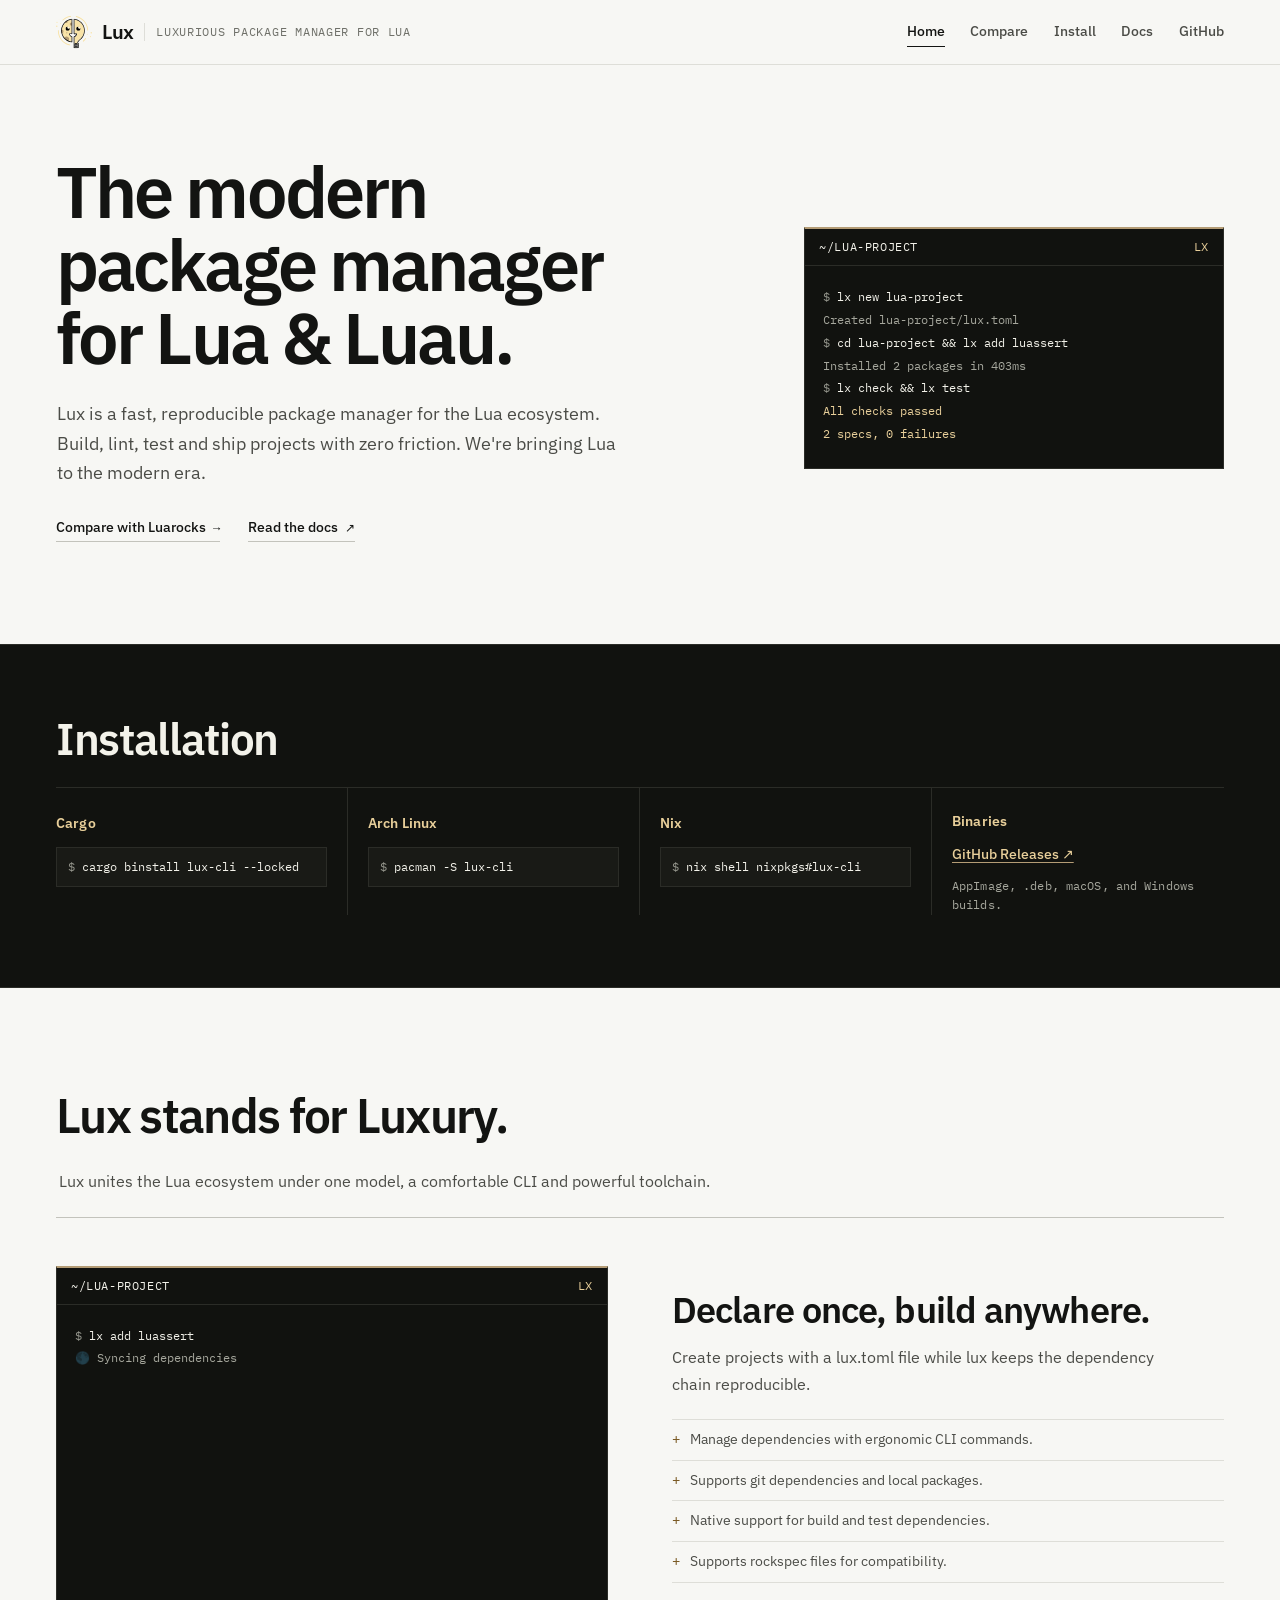
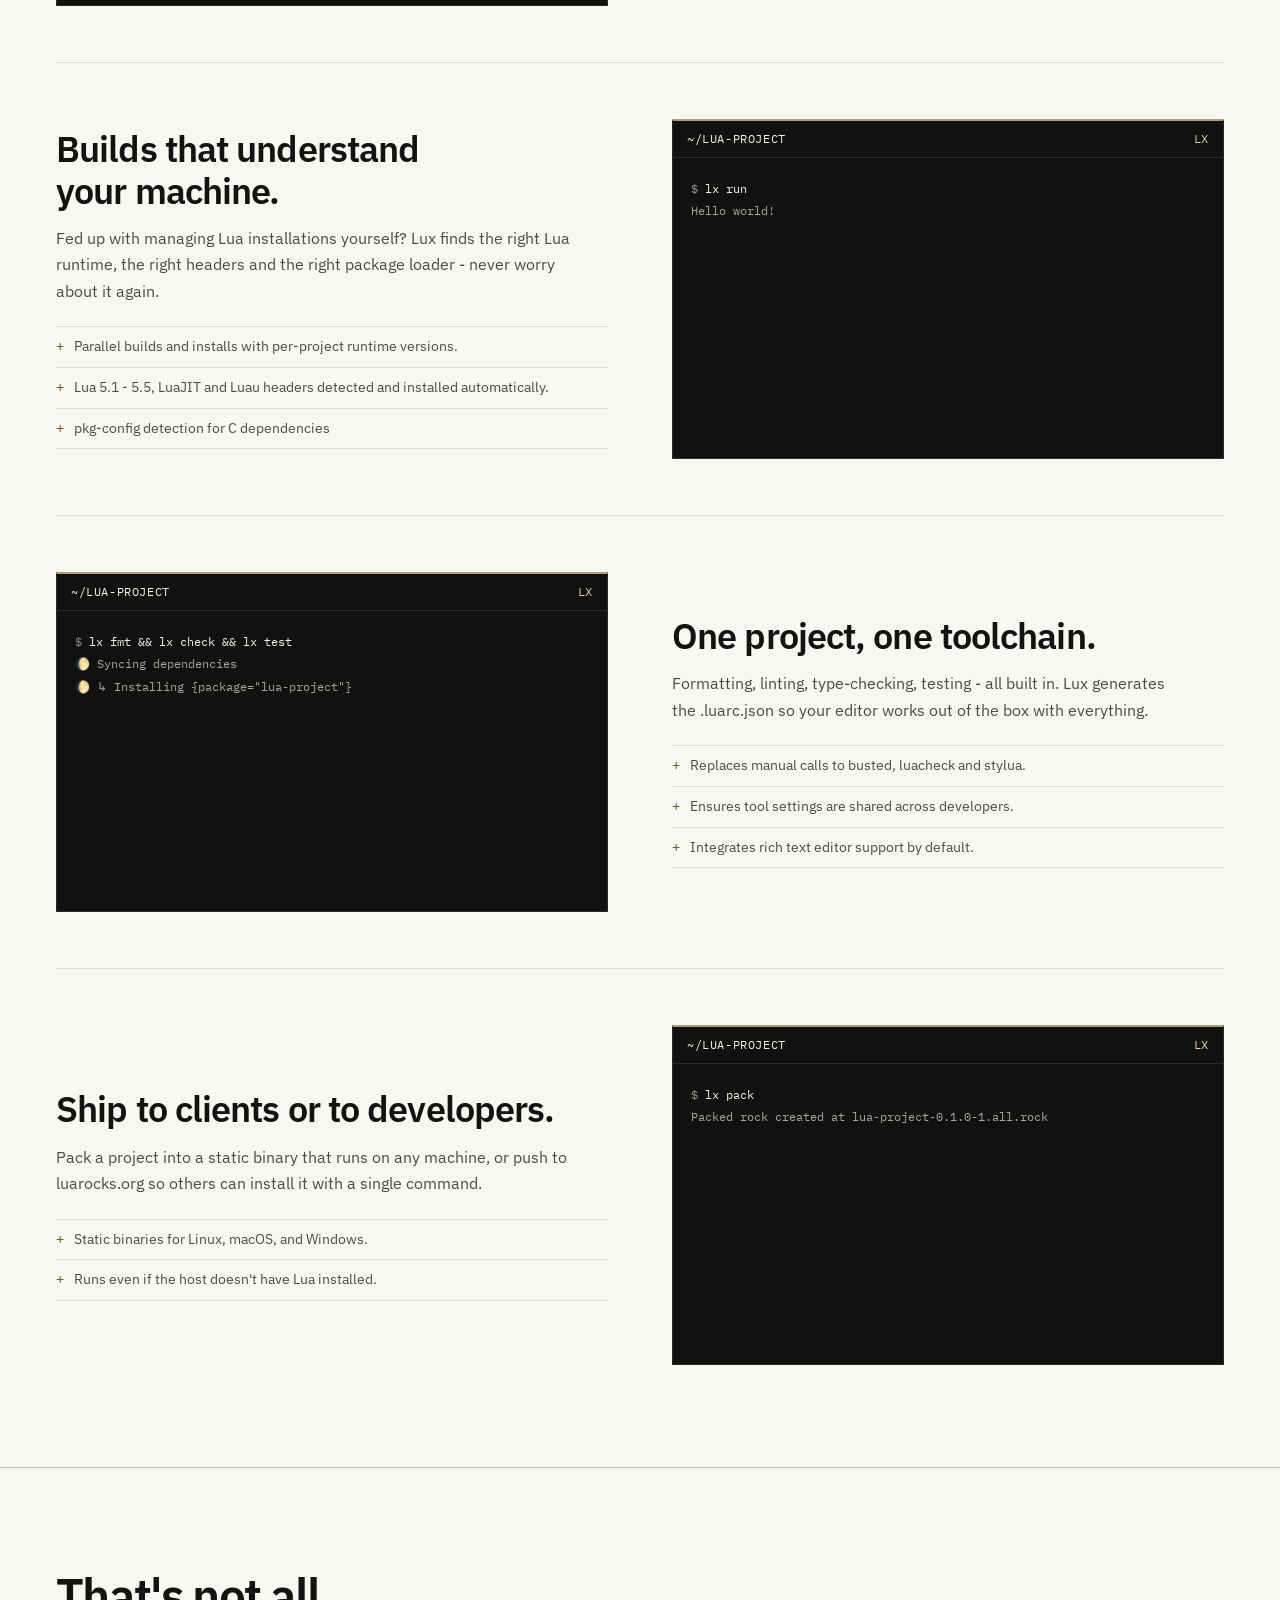
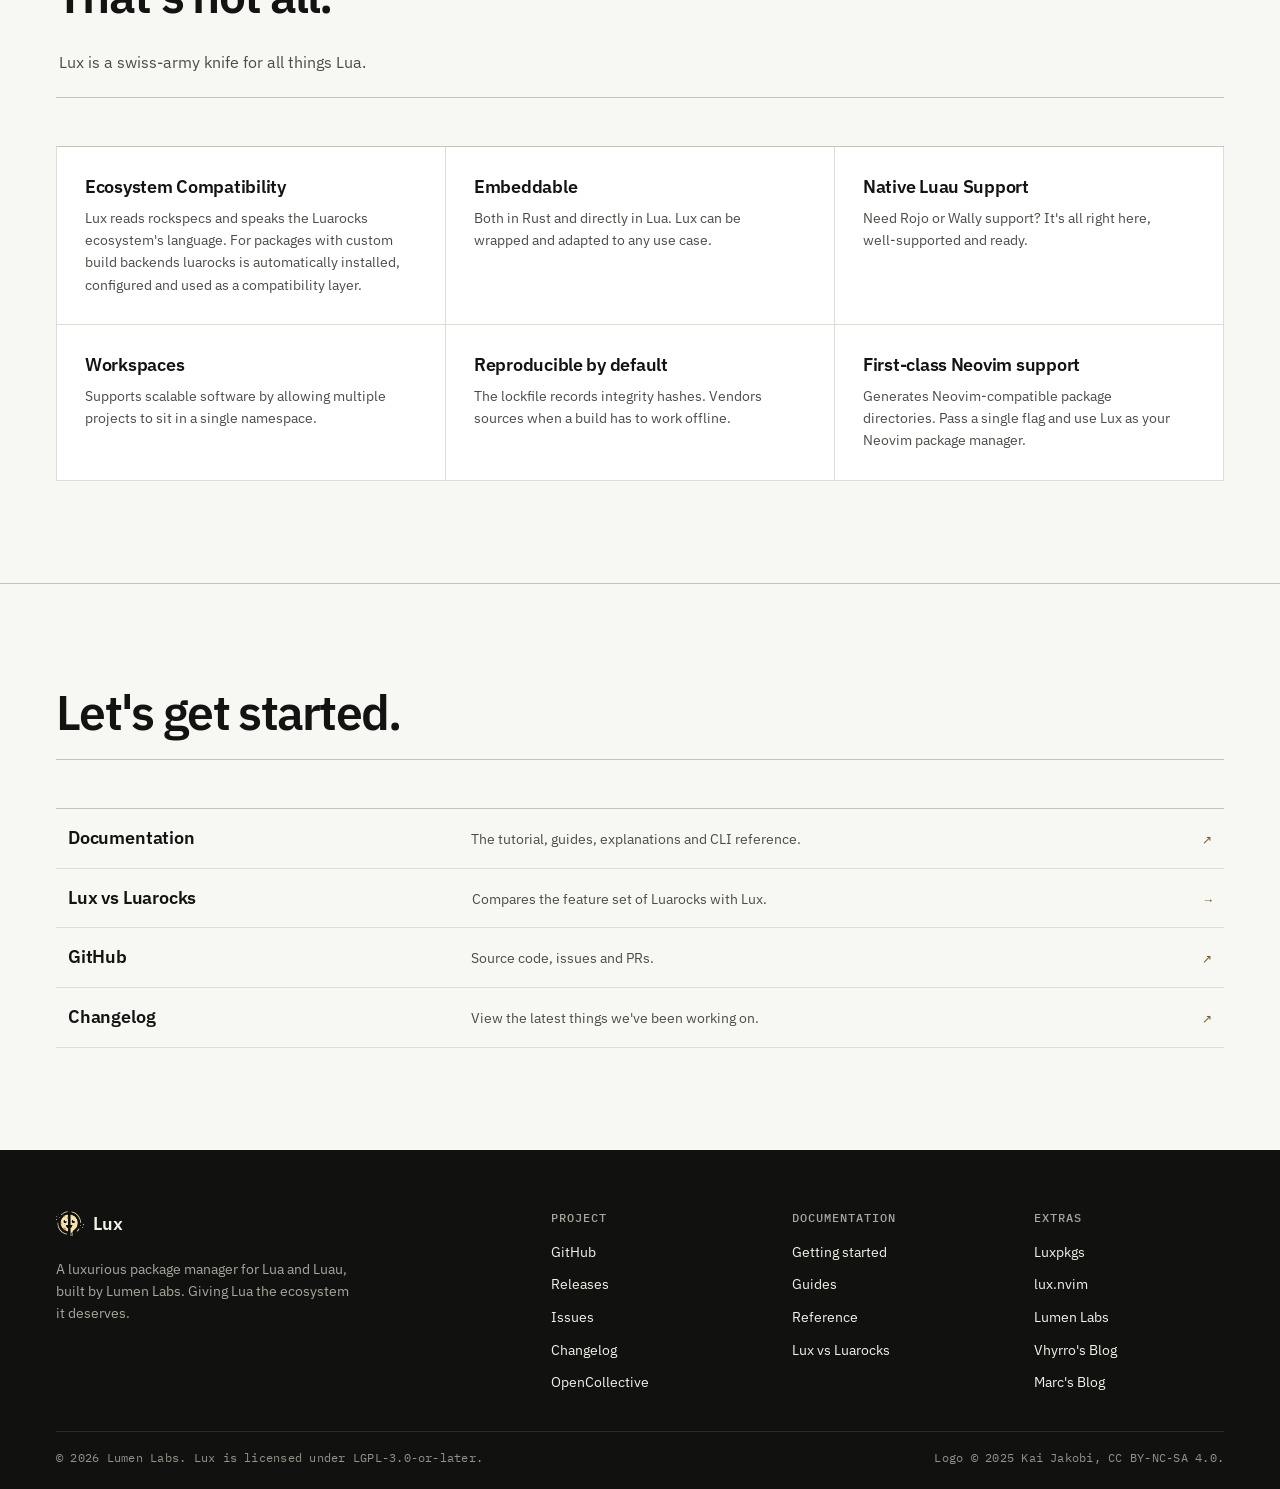
<file: index.html>
<!DOCTYPE html><html lang="en"><head><meta charset="utf-8"><meta name="viewport" content="width=device-width, initial-scale=1"><title>Lux - A luxurious package manager for Lua and Luau</title><meta name="description" content="Lux is a fast, reproducible package manager for Lua and Luau. One toolchain, one CLI, one workflow."><link rel="canonical" href="https://lux.lumen-labs.org/"><link rel="icon" type="image/png" sizes="32x32" href="/lux-logo_32.png"><meta name="generator" content="Astro v7.4.4"><meta name="theme-color" content="#f7f7f4"><meta property="og:type" content="website"><meta property="og:title" content="Lux - A luxurious package manager for Lua and Luau"><meta property="og:description" content="Lux is a fast, reproducible package manager for Lua and Luau. One toolchain, one CLI, one workflow."><meta property="og:url" content="https://lux.lumen-labs.org/"><meta property="og:image" content="https://lux.lumen-labs.org/og.png"><meta name="twitter:card" content="summary_large_image"><link rel="stylesheet" href="/_astro/BaseLayout.DpI3AiGd.css"></head><body><a class="skip-link" href="#main">Skip to content</a><header class="site-header"><div class="shell site-header__inner"><a class="brand" href="/"><img src="/lux-logo.svg" alt="" width="30" height="30"><span class="brand__name">Lux</span><span class="brand__tag">Luxurious Package manager for Lua</span></a><nav class="site-nav" aria-label="Primary"><ul><li><a href="/" aria-current="page">Home</a></li><li><a href="/compare/">Compare</a></li><li><a href="/#install">Install</a></li><li><a href="https://lux.lumen-labs.org/">Docs</a></li><li><a href="https://github.com/lumen-oss/lux">GitHub</a></li></ul></nav></div></header><main id="main"><section class="hero"><div class="shell hero__grid"><div><h1 class="hero__title"><span>The modern</span><span>package manager</span><span>for Lua &amp; Luau.</span></h1><p class="hero__lede">Lux is a fast, reproducible package manager for the Lua ecosystem. Build, lint, test and ship projects with zero friction. We&#39;re bringing Lua to the modern era.</p><div class="hero__links"><a class="text-link" href="/compare/">Compare with Luarocks<span class="text-link__arrow" aria-hidden="true">→</span></a><a class="text-link" href="https://lux.lumen-labs.org/">Read the docs<span class="text-link__arrow" aria-hidden="true">↗</span></a></div></div><div class="hero__demo"><div class="terminal" aria-label="Example Lux terminal session"><div class="terminal__bar"><span class="terminal__path">~/lua-project</span><span class="terminal__label">lx</span></div><pre class="terminal__body"><code><span class="terminal__line terminal__line--command">lx new lua-project</span><span class="terminal__line terminal__line--output">Created lua-project/lux.toml</span><span class="terminal__line terminal__line--command">cd lua-project &amp;&amp; lx add luassert</span><span class="terminal__line terminal__line--output">Installed 2 packages in 403ms</span><span class="terminal__line terminal__line--command">lx check &amp;&amp; lx test</span><span class="terminal__line terminal__line--success">All checks passed</span><span class="terminal__line terminal__line--success">2 specs, 0 failures</span></code></pre></div></div></div></section><section class="install" id="install"><div class="shell install__inner"><div class="install__head"><h2 class="install__title">Installation</h2></div><div class="install__grid"><div class="install__method"><div class="install__method-head"><h3>Cargo</h3><button class="install__copy" type="button" data-copy="cargo binstall lux-cli --locked" aria-label="Copy Cargo install command">Copy</button></div><code class="install__command">cargo binstall lux-cli --locked</code><p class="install__note"></p></div><div class="install__method"><div class="install__method-head"><h3>Arch Linux</h3><button class="install__copy" type="button" data-copy="pacman -S lux-cli" aria-label="Copy Arch Linux install command">Copy</button></div><code class="install__command">pacman -S lux-cli</code><p class="install__note"></p></div><div class="install__method"><div class="install__method-head"><h3>Nix</h3><button class="install__copy" type="button" data-copy="nix shell nixpkgs#lux-cli" aria-label="Copy Nix install command">Copy</button></div><code class="install__command">nix shell nixpkgs#lux-cli</code><p class="install__note"></p></div><div class="install__method"><div class="install__method-head"><h3>Binaries</h3></div><a class="install__download" href="https://github.com/lumen-oss/lux/releases/latest">GitHub Releases<span aria-hidden="true"> ↗</span></a><p class="install__note">AppImage, .deb, macOS, and Windows builds.</p></div></div></div></section><section class="section" id="tour"><div class="shell"><div class="section-head section-head--stacked"><h2 class="section-head__title">Lux stands for Luxury.</h2><p class="section-head__intro">Lux unites the Lua ecosystem under one model, a comfortable CLI and powerful toolchain.</p></div><article class="showcase__row"><div class="showcase__media"><div class="terminal terminal--demo" data-terminal-demo="{&quot;path&quot;:&quot;~/lua-project&quot;,&quot;command&quot;:&quot;lx add luassert&quot;,&quot;alt&quot;:&quot;Terminal demo of adding luassert with Lux, showing dependency resolution, downloads, and source fetching.&quot;,&quot;progress&quot;:[{&quot;text&quot;:&quot;Searching {package=\&quot;luassert\&quot;}&quot;,&quot;delay&quot;:0,&quot;duration&quot;:700},{&quot;text&quot;:&quot;Downloading manifest {url=\&quot;https://luarocks.org/manifest-5.4.zip\&quot;}&quot;,&quot;depth&quot;:1,&quot;delay&quot;:100,&quot;duration&quot;:500},{&quot;text&quot;:&quot;Syncing dependencies&quot;,&quot;delay&quot;:650,&quot;duration&quot;:1700},{&quot;text&quot;:&quot;Installing {package=\&quot;luassert>=1.0.0, <2.0.0\&quot;}&quot;,&quot;depth&quot;:1,&quot;delay&quot;:800,&quot;duration&quot;:1400},{&quot;text&quot;:&quot;Downloading rock {package=\&quot;luassert>=1.0.0, <2.0.0\&quot;}&quot;,&quot;depth&quot;:2,&quot;delay&quot;:1050,&quot;duration&quot;:500},{&quot;text&quot;:&quot;Fetching source {location=\&quot;https://github.com/lunarmodules/luassert.git@v1.9.0\&quot;}&quot;,&quot;depth&quot;:2,&quot;delay&quot;:1200,&quot;duration&quot;:700}],&quot;output&quot;:[{&quot;kind&quot;:&quot;output&quot;,&quot;text&quot;:&quot;+ luassert 1.9.0-1&quot;},{&quot;kind&quot;:&quot;output&quot;,&quot;text&quot;:&quot;+ say 1.4.1-1&quot;}]}" role="img" aria-label="Terminal demo of adding luassert with Lux, showing dependency resolution, downloads, and source fetching."><div class="terminal__bar"><span class="terminal__path">~/lua-project</span><span class="terminal__label">lx</span></div><pre class="terminal__body"><code><span class="terminal__line terminal__line--command">lx add luassert</span><span class="terminal__line terminal__line--output">+ luassert 1.9.0-1</span><span class="terminal__line terminal__line--output">+ say 1.4.1-1</span></code></pre></div><script type="module">var e=[`🌑`,`🌒`,`🌓`,`🌔`,`🌕`,`🌖`,`🌗`,`🌘`],t=(t,n)=>{let r=t.querySelector(`.terminal__body code`);if(!(r instanceof HTMLElement))return;r.replaceChildren();let i=document.createElement(`span`);i.className=`terminal__line terminal__line--command`,i.textContent=n.command,r.append(i);let a=performance.now()+250,o=n.progress.map(e=>({...e,start:a+e.delay,end:a+e.delay+e.duration,node:null,moon:null})),s=Math.max(a,...o.map(e=>e.end))+260,c=n.output.map(()=>null),l=t=>{for(let n of o){if(t>=n.start&&!n.node){let t=document.createElement(`span`);t.className=`terminal__line terminal__line--progress`;let i=document.createElement(`span`);i.className=`terminal__moon`,i.textContent=e[0],t.append(i);let a=` `.repeat((n.depth??0)*2);t.append(document.createTextNode(` ${a}${n.depth?`↳ `:``}${n.text}`)),r.append(t),n.node=t,n.moon=i}n.node&&n.moon&&(n.moon.textContent=e[Math.floor((t-n.start)/165)%e.length]),n.node&&t>=n.end&&(n.node.remove(),n.node=null,n.moon=null)}n.output.forEach((e,n)=>{if(t<s+n*140||c[n])return;let i=document.createElement(`span`);i.className=`terminal__line terminal__line--${e.kind}`,i.textContent=e.text,r.append(i),c[n]=i}),t<s+n.output.length*140+500&&requestAnimationFrame(l)};requestAnimationFrame(l)},n=document.querySelectorAll(`[data-terminal-demo]`);if(!window.matchMedia(`(prefers-reduced-motion: reduce)`).matches&&n.length>0){let e=new IntersectionObserver(n=>{for(let r of n){if(!r.isIntersecting)continue;e.unobserve(r.target);let n=r.target,i=n.dataset.terminalDemo;if(i)try{t(n,JSON.parse(i))}catch{}}},{rootMargin:`-35% 0px -35% 0px`,threshold:0});for(let t of n)e.observe(t)}</script></div><div class="showcase__copy"><h3 class="showcase__title">Declare once, build anywhere.</h3><p class="showcase__body">Create projects with a lux.toml file while lux keeps the dependency chain reproducible.</p><ul class="showcase__points"><li>Manage dependencies with ergonomic CLI commands.</li><li>Supports git dependencies and local packages.</li><li>Native support for build and test dependencies.</li><li>Supports rockspec files for compatibility.</li></ul></div></article><article class="showcase__row showcase__row--flip"><div class="showcase__media"><div class="terminal terminal--demo" data-terminal-demo="{&quot;path&quot;:&quot;~/lua-project&quot;,&quot;command&quot;:&quot;lx run&quot;,&quot;alt&quot;:&quot;Terminal demo of Lux building a Lua project and running it.&quot;,&quot;progress&quot;:[{&quot;text&quot;:&quot;Installing {package=\&quot;lua-project\&quot;}&quot;,&quot;delay&quot;:0,&quot;duration&quot;:1700},{&quot;text&quot;:&quot;Copying Lua modules&quot;,&quot;depth&quot;:1,&quot;delay&quot;:250,&quot;duration&quot;:450},{&quot;text&quot;:&quot;Compiling C libraries&quot;,&quot;depth&quot;:1,&quot;delay&quot;:600,&quot;duration&quot;:850},{&quot;text&quot;:&quot;Installing binaries&quot;,&quot;depth&quot;:1,&quot;delay&quot;:1350,&quot;duration&quot;:300}],&quot;output&quot;:[{&quot;kind&quot;:&quot;output&quot;,&quot;text&quot;:&quot;Hello world!&quot;}]}" role="img" aria-label="Terminal demo of Lux building a Lua project and running it."><div class="terminal__bar"><span class="terminal__path">~/lua-project</span><span class="terminal__label">lx</span></div><pre class="terminal__body"><code><span class="terminal__line terminal__line--command">lx run</span><span class="terminal__line terminal__line--output">Hello world!</span></code></pre></div></div><div class="showcase__copy"><h3 class="showcase__title">Builds that understand your machine.</h3><p class="showcase__body">Fed up with managing Lua installations yourself? Lux finds the right Lua runtime, the right headers and the right package loader - never worry about it again.</p><ul class="showcase__points"><li>Parallel builds and installs with per-project runtime versions.</li><li>Lua 5.1 - 5.5, LuaJIT and Luau headers detected and installed automatically.</li><li>pkg-config detection for C dependencies</li></ul></div></article><article class="showcase__row"><div class="showcase__media"><div class="terminal terminal--demo" data-terminal-demo="{&quot;path&quot;:&quot;~/lua-project&quot;,&quot;command&quot;:&quot;lx fmt &amp;&amp; lx check &amp;&amp; lx test&quot;,&quot;alt&quot;:&quot;Terminal demo of formatting, type-checking, and testing a Lua project with Lux.&quot;,&quot;progress&quot;:[{&quot;text&quot;:&quot;Syncing dependencies&quot;,&quot;delay&quot;:0,&quot;duration&quot;:800},{&quot;text&quot;:&quot;Installing {package=\&quot;lua-project\&quot;}&quot;,&quot;depth&quot;:1,&quot;delay&quot;:150,&quot;duration&quot;:550}],&quot;output&quot;:[{&quot;kind&quot;:&quot;success&quot;,&quot;text&quot;:&quot;24 successes / 0 failures / 0 errors / 0 pending : 0.04 seconds&quot;}]}" role="img" aria-label="Terminal demo of formatting, type-checking, and testing a Lua project with Lux."><div class="terminal__bar"><span class="terminal__path">~/lua-project</span><span class="terminal__label">lx</span></div><pre class="terminal__body"><code><span class="terminal__line terminal__line--command">lx fmt &amp;&amp; lx check &amp;&amp; lx test</span><span class="terminal__line terminal__line--success">24 successes / 0 failures / 0 errors / 0 pending : 0.04 seconds</span></code></pre></div></div><div class="showcase__copy"><h3 class="showcase__title">One project, one toolchain.</h3><p class="showcase__body">Formatting, linting, type-checking, testing - all built in. Lux generates the .luarc.json so your editor works out of the box with everything.</p><ul class="showcase__points"><li>Replaces manual calls to busted, luacheck and stylua.</li><li>Ensures tool settings are shared across developers.</li><li>Integrates rich text editor support by default.</li></ul></div></article><article class="showcase__row showcase__row--flip"><div class="showcase__media"><div class="terminal terminal--demo" data-terminal-demo="{&quot;path&quot;:&quot;~/lua-project&quot;,&quot;command&quot;:&quot;lx pack&quot;,&quot;alt&quot;:&quot;Terminal demo of packing a Lua project into a distributable rock with Lux.&quot;,&quot;progress&quot;:[{&quot;text&quot;:&quot;Installing {package=\&quot;lua-project\&quot;}&quot;,&quot;delay&quot;:0,&quot;duration&quot;:1800},{&quot;text&quot;:&quot;Copying Lua modules&quot;,&quot;depth&quot;:1,&quot;delay&quot;:250,&quot;duration&quot;:450},{&quot;text&quot;:&quot;Copying configuration files&quot;,&quot;depth&quot;:1,&quot;delay&quot;:700,&quot;duration&quot;:400}],&quot;output&quot;:[{&quot;kind&quot;:&quot;output&quot;,&quot;text&quot;:&quot;Packed rock created at lua-project-0.1.0-1.all.rock&quot;}]}" role="img" aria-label="Terminal demo of packing a Lua project into a distributable rock with Lux."><div class="terminal__bar"><span class="terminal__path">~/lua-project</span><span class="terminal__label">lx</span></div><pre class="terminal__body"><code><span class="terminal__line terminal__line--command">lx pack</span><span class="terminal__line terminal__line--output">Packed rock created at lua-project-0.1.0-1.all.rock</span></code></pre></div></div><div class="showcase__copy"><h3 class="showcase__title">Ship to clients or to developers.</h3><p class="showcase__body">Pack a project into a static binary that runs on any machine, or push to luarocks.org so others can install it with a single command.</p><ul class="showcase__points"><li>Static binaries for Linux, macOS, and Windows.</li><li>Runs even if the host doesn&#39;t have Lua installed.</li></ul></div></article></div></section><section class="section section--rules"><div class="shell"><div class="section-head section-head--stacked"><h2 class="section-head__title">That&#39;s not all.</h2><p class="section-head__intro">Lux is a swiss-army knife for all things Lua.</p></div><div class="feature-index"><article class="feature"><h3>Ecosystem Compatibility</h3><p>Lux reads rockspecs and speaks the Luarocks ecosystem&#39;s language. For packages with custom build backends luarocks is automatically installed, configured and used as a compatibility layer.</p></article><article class="feature"><h3>Embeddable</h3><p>Both in Rust and directly in Lua. Lux can be wrapped and adapted to any use case.</p></article><article class="feature"><h3>Native Luau Support</h3><p>Need Rojo or Wally support? It&#39;s all right here, well-supported and ready.</p></article><article class="feature"><h3>Workspaces</h3><p>Supports scalable software by allowing multiple projects to sit in a single namespace.</p></article><article class="feature"><h3>Reproducible by default</h3><p>The lockfile records integrity hashes. Vendors sources when a build has to work offline.</p></article><article class="feature"><h3>First-class Neovim support</h3><p>Generates Neovim-compatible package directories. Pass a single flag and use Lux as your Neovim package manager.</p></article></div></div></section><section class="section section--rules"><div class="shell"><div class="section-head"><div><h2 class="section-head__title">Let&#39;s get started.</h2></div><p class="section-head__intro"></p></div><div class="reading-list"><a class="reading-item" href="https://lux.lumen-labs.org/"><span class="reading-item__label">Documentation</span><span class="reading-item__desc">The tutorial, guides, explanations and CLI reference.</span><span class="reading-item__arrow" aria-hidden="true">↗</span></a><a class="reading-item" href="/compare/"><span class="reading-item__label">Lux vs Luarocks</span><span class="reading-item__desc">Compares the feature set of Luarocks with Lux.</span><span class="reading-item__arrow" aria-hidden="true">→</span></a><a class="reading-item" href="https://github.com/lumen-oss/lux"><span class="reading-item__label">GitHub</span><span class="reading-item__desc">Source code, issues and PRs.</span><span class="reading-item__arrow" aria-hidden="true">↗</span></a><a class="reading-item" href="https://github.com/lumen-oss/lux/blob/main/CHANGELOG.md"><span class="reading-item__label">Changelog</span><span class="reading-item__desc">View the latest things we&#39;ve been working on.</span><span class="reading-item__arrow" aria-hidden="true">↗</span></a></div></div></section></main><footer class="site-footer"><div class="shell site-footer__inner"><div class="site-footer__grid"><div><a class="site-footer__brand" href="/"><img src="/lux-logo.svg" alt="" width="42" height="42"><span>Lux</span></a><p class="site-footer__tagline">A luxurious package manager for Lua and Luau, built by Lumen Labs. Giving Lua the ecosystem it deserves.</p></div><div><h3>Project</h3><ul><li><a href="https://github.com/lumen-oss/lux">GitHub</a></li><li><a href="https://github.com/lumen-oss/lux/releases">Releases</a></li><li><a href="https://github.com/lumen-oss/lux/issues">Issues</a></li><li><a href="https://github.com/lumen-oss/lux/blob/main/CHANGELOG.md">Changelog</a></li><li><a href="https://opencollective.com/lumen-labs">OpenCollective</a></li></ul></div><div><h3>Documentation</h3><ul><li><a href="https://lux.lumen-labs.org/tutorial/getting-started">Getting started</a></li><li><a href="https://lux.lumen-labs.org/guides">Guides</a></li><li><a href="https://lux.lumen-labs.org/reference">Reference</a></li><li><a href="/compare/">Lux vs Luarocks</a></li></ul></div><div><h3>Extras</h3><ul><li><a href="https://beta.luanox.org">Luxpkgs</a></li><li><a href="https://github.com/lumen-oss/rocks.nvim">lux.nvim</a></li><li><a href="https://github.com/lumen-oss">Lumen Labs</a></li><li><a href="https://vhyrro.neorg.org">Vhyrro&#39;s Blog</a></li><li><a href="https://mrcjkb.dev">Marc&#39;s Blog</a></li></ul></div></div><div class="site-footer__bottom"><p>© 2026 Lumen Labs. Lux is licensed under LGPL-3.0-or-later.</p><p>Logo © 2025 Kai Jakobi, CC BY-NC-SA 4.0.</p></div></div></footer></body></html><script type="module">for(let e of document.querySelectorAll(`[data-copy]`))e.addEventListener(`click`,async()=>{try{await navigator.clipboard.writeText(e.dataset.copy??``)}catch{return}e.textContent=`Copied`,e.dataset.copied=``,setTimeout(()=>{e.textContent=`Copy`,delete e.dataset.copied},1600)});</script>
</file>
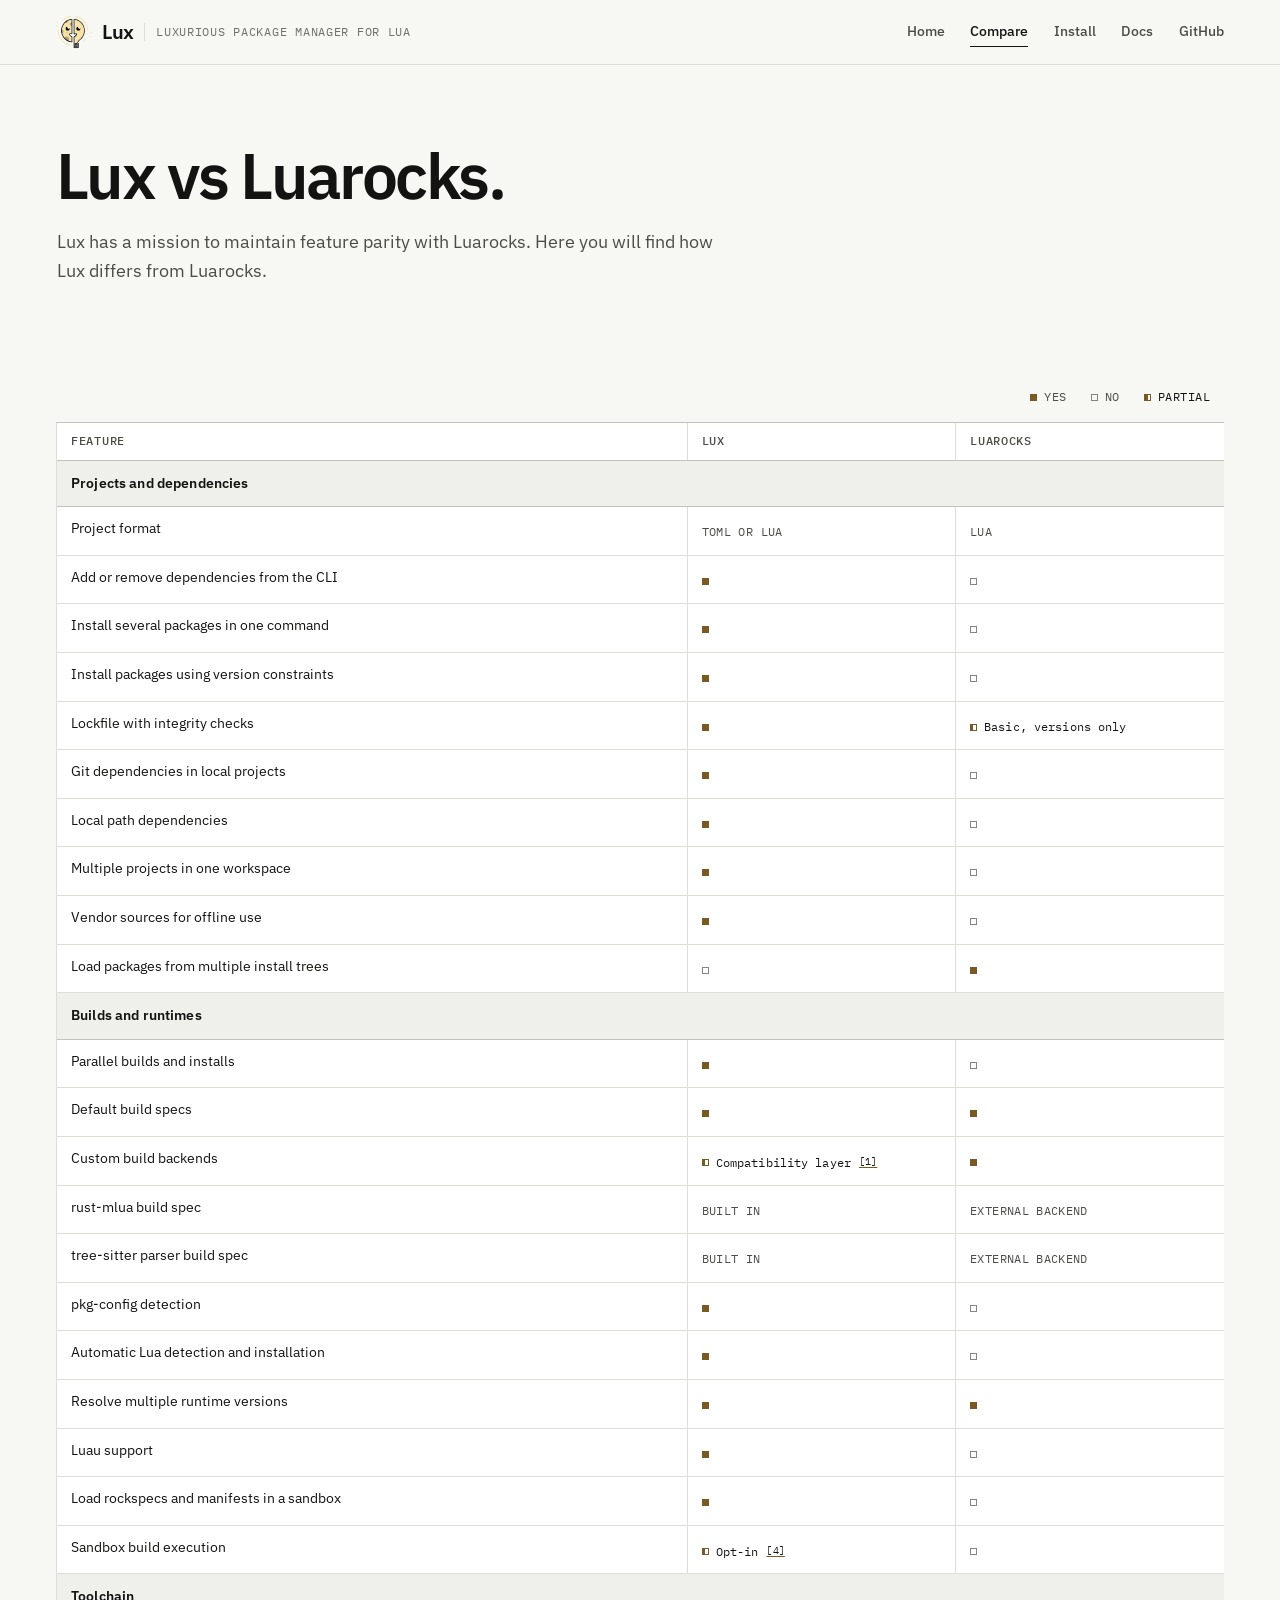
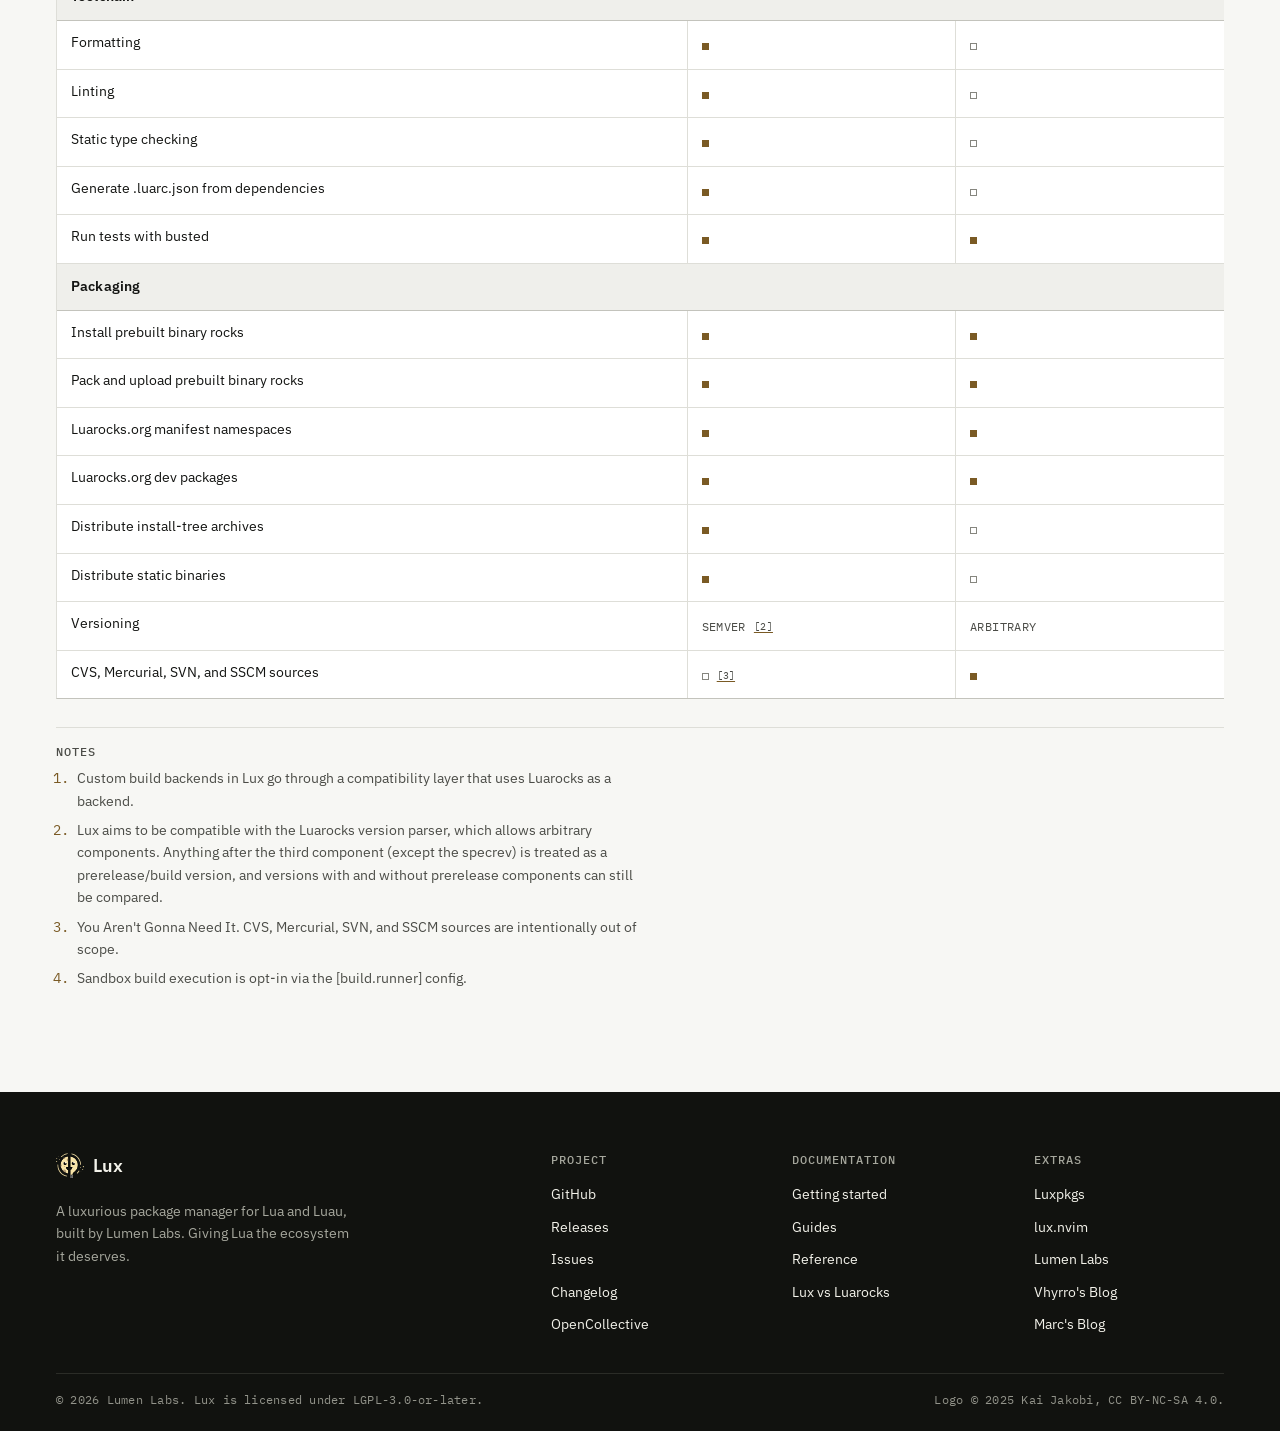
<file: compare/index.html>
<!DOCTYPE html><html lang="en"><head><meta charset="utf-8"><meta name="viewport" content="width=device-width, initial-scale=1"><title>Lux vs LuaRocks</title><meta name="description" content="A feature comparison of Lux 0.70.2 and LuaRocks 3.13.0."><link rel="canonical" href="https://lux.lumen-labs.org/compare/"><link rel="icon" type="image/png" sizes="32x32" href="/lux-logo_32.png"><meta name="generator" content="Astro v7.4.4"><meta name="theme-color" content="#f7f7f4"><meta property="og:type" content="website"><meta property="og:title" content="Lux vs LuaRocks"><meta property="og:description" content="A feature comparison of Lux 0.70.2 and LuaRocks 3.13.0."><meta property="og:url" content="https://lux.lumen-labs.org/compare/"><meta property="og:image" content="https://lux.lumen-labs.org/og.png"><meta name="twitter:card" content="summary_large_image"><link rel="stylesheet" href="/_astro/BaseLayout.DpI3AiGd.css"></head><body><a class="skip-link" href="#main">Skip to content</a><header class="site-header"><div class="shell site-header__inner"><a class="brand" href="/"><img src="/lux-logo.svg" alt="" width="30" height="30"><span class="brand__name">Lux</span><span class="brand__tag">Luxurious Package manager for Lua</span></a><nav class="site-nav" aria-label="Primary"><ul><li><a href="/">Home</a></li><li><a href="/compare/" aria-current="page">Compare</a></li><li><a href="/#install">Install</a></li><li><a href="https://lux.lumen-labs.org/">Docs</a></li><li><a href="https://github.com/lumen-oss/lux">GitHub</a></li></ul></nav></div></header><main id="main"><header class="page-hero"><div class="shell"><h1>Lux vs Luarocks.</h1><p class="lede">Lux has a mission to maintain feature parity with Luarocks. Here you will find how Lux differs from Luarocks.</p></div></header><section class="compare-body"><div class="shell"><div class="table-legend" aria-label="Table legend"><span class="status status--yes"><span class="status__mark" aria-hidden="true"></span>Yes</span><span class="status status--no"><span class="status__mark" aria-hidden="true"></span>No</span><span class="status status--partial"><span class="status__mark" aria-hidden="true"></span>Partial</span></div><p class="table-hint" aria-hidden="true">Scroll horizontally to see both columns</p><div class="table-scroll" role="region" aria-label="Lux and LuaRocks comparison table" tabindex="0"><table class="comparison"><thead><tr><th scope="col">Feature</th><th scope="col">Lux</th><th scope="col">LuaRocks</th></tr></thead><tbody><tr class="group"><th scope="colgroup" colspan="3">Projects and dependencies</th></tr><tr><th scope="row">Project format</th><td><span class="status status--text"><span class="status__mark" aria-hidden="true"></span><span>TOML or Lua</span></span></td><td><span class="status status--text"><span class="status__mark" aria-hidden="true"></span><span>Lua</span></span></td></tr><tr><th scope="row">Add or remove dependencies from the CLI</th><td><span class="status status--yes"><span class="status__mark" aria-hidden="true"></span><span class="visually-hidden">Yes</span></span></td><td><span class="status status--no"><span class="status__mark" aria-hidden="true"></span><span class="visually-hidden">No</span></span></td></tr><tr><th scope="row">Install several packages in one command</th><td><span class="status status--yes"><span class="status__mark" aria-hidden="true"></span><span class="visually-hidden">Yes</span></span></td><td><span class="status status--no"><span class="status__mark" aria-hidden="true"></span><span class="visually-hidden">No</span></span></td></tr><tr><th scope="row">Install packages using version constraints</th><td><span class="status status--yes"><span class="status__mark" aria-hidden="true"></span><span class="visually-hidden">Yes</span></span></td><td><span class="status status--no"><span class="status__mark" aria-hidden="true"></span><span class="visually-hidden">No</span></span></td></tr><tr><th scope="row">Lockfile with integrity checks</th><td><span class="status status--yes"><span class="status__mark" aria-hidden="true"></span><span class="visually-hidden">Yes</span></span></td><td><span class="status status--partial"><span class="status__mark" aria-hidden="true"></span><span>Basic, versions only</span></span></td></tr><tr><th scope="row">Git dependencies in local projects</th><td><span class="status status--yes"><span class="status__mark" aria-hidden="true"></span><span class="visually-hidden">Yes</span></span></td><td><span class="status status--no"><span class="status__mark" aria-hidden="true"></span><span class="visually-hidden">No</span></span></td></tr><tr><th scope="row">Local path dependencies</th><td><span class="status status--yes"><span class="status__mark" aria-hidden="true"></span><span class="visually-hidden">Yes</span></span></td><td><span class="status status--no"><span class="status__mark" aria-hidden="true"></span><span class="visually-hidden">No</span></span></td></tr><tr><th scope="row">Multiple projects in one workspace</th><td><span class="status status--yes"><span class="status__mark" aria-hidden="true"></span><span class="visually-hidden">Yes</span></span></td><td><span class="status status--no"><span class="status__mark" aria-hidden="true"></span><span class="visually-hidden">No</span></span></td></tr><tr><th scope="row">Vendor sources for offline use</th><td><span class="status status--yes"><span class="status__mark" aria-hidden="true"></span><span class="visually-hidden">Yes</span></span></td><td><span class="status status--no"><span class="status__mark" aria-hidden="true"></span><span class="visually-hidden">No</span></span></td></tr><tr><th scope="row">Load packages from multiple install trees</th><td><span class="status status--no"><span class="status__mark" aria-hidden="true"></span><span class="visually-hidden">No</span></span></td><td><span class="status status--yes"><span class="status__mark" aria-hidden="true"></span><span class="visually-hidden">Yes</span></span></td></tr><tr class="group"><th scope="colgroup" colspan="3">Builds and runtimes</th></tr><tr><th scope="row">Parallel builds and installs</th><td><span class="status status--yes"><span class="status__mark" aria-hidden="true"></span><span class="visually-hidden">Yes</span></span></td><td><span class="status status--no"><span class="status__mark" aria-hidden="true"></span><span class="visually-hidden">No</span></span></td></tr><tr><th scope="row">Default build specs</th><td><span class="status status--yes"><span class="status__mark" aria-hidden="true"></span><span class="visually-hidden">Yes</span></span></td><td><span class="status status--yes"><span class="status__mark" aria-hidden="true"></span><span class="visually-hidden">Yes</span></span></td></tr><tr><th scope="row">Custom build backends</th><td><span class="status status--partial"><span class="status__mark" aria-hidden="true"></span><span>Compatibility layer</span><sup><a href="#note-1" aria-label="See footnote 1">[1]</a></sup></span></td><td><span class="status status--yes"><span class="status__mark" aria-hidden="true"></span><span class="visually-hidden">Yes</span></span></td></tr><tr><th scope="row">rust-mlua build spec</th><td><span class="status status--text"><span class="status__mark" aria-hidden="true"></span><span>Built in</span></span></td><td><span class="status status--text"><span class="status__mark" aria-hidden="true"></span><span>External backend</span></span></td></tr><tr><th scope="row">tree-sitter parser build spec</th><td><span class="status status--text"><span class="status__mark" aria-hidden="true"></span><span>Built in</span></span></td><td><span class="status status--text"><span class="status__mark" aria-hidden="true"></span><span>External backend</span></span></td></tr><tr><th scope="row">pkg-config detection</th><td><span class="status status--yes"><span class="status__mark" aria-hidden="true"></span><span class="visually-hidden">Yes</span></span></td><td><span class="status status--no"><span class="status__mark" aria-hidden="true"></span><span class="visually-hidden">No</span></span></td></tr><tr><th scope="row">Automatic Lua detection and installation</th><td><span class="status status--yes"><span class="status__mark" aria-hidden="true"></span><span class="visually-hidden">Yes</span></span></td><td><span class="status status--no"><span class="status__mark" aria-hidden="true"></span><span class="visually-hidden">No</span></span></td></tr><tr><th scope="row">Resolve multiple runtime versions</th><td><span class="status status--yes"><span class="status__mark" aria-hidden="true"></span><span class="visually-hidden">Yes</span></span></td><td><span class="status status--yes"><span class="status__mark" aria-hidden="true"></span><span class="visually-hidden">Yes</span></span></td></tr><tr><th scope="row">Luau support</th><td><span class="status status--yes"><span class="status__mark" aria-hidden="true"></span><span class="visually-hidden">Yes</span></span></td><td><span class="status status--no"><span class="status__mark" aria-hidden="true"></span><span class="visually-hidden">No</span></span></td></tr><tr><th scope="row">Load rockspecs and manifests in a sandbox</th><td><span class="status status--yes"><span class="status__mark" aria-hidden="true"></span><span class="visually-hidden">Yes</span></span></td><td><span class="status status--no"><span class="status__mark" aria-hidden="true"></span><span class="visually-hidden">No</span></span></td></tr><tr><th scope="row">Sandbox build execution</th><td><span class="status status--partial"><span class="status__mark" aria-hidden="true"></span><span>Opt-in</span><sup><a href="#note-4" aria-label="See footnote 4">[4]</a></sup></span></td><td><span class="status status--no"><span class="status__mark" aria-hidden="true"></span><span class="visually-hidden">No</span></span></td></tr><tr class="group"><th scope="colgroup" colspan="3">Toolchain</th></tr><tr><th scope="row">Formatting</th><td><span class="status status--yes"><span class="status__mark" aria-hidden="true"></span><span class="visually-hidden">Yes</span></span></td><td><span class="status status--no"><span class="status__mark" aria-hidden="true"></span><span class="visually-hidden">No</span></span></td></tr><tr><th scope="row">Linting</th><td><span class="status status--yes"><span class="status__mark" aria-hidden="true"></span><span class="visually-hidden">Yes</span></span></td><td><span class="status status--no"><span class="status__mark" aria-hidden="true"></span><span class="visually-hidden">No</span></span></td></tr><tr><th scope="row">Static type checking</th><td><span class="status status--yes"><span class="status__mark" aria-hidden="true"></span><span class="visually-hidden">Yes</span></span></td><td><span class="status status--no"><span class="status__mark" aria-hidden="true"></span><span class="visually-hidden">No</span></span></td></tr><tr><th scope="row">Generate .luarc.json from dependencies</th><td><span class="status status--yes"><span class="status__mark" aria-hidden="true"></span><span class="visually-hidden">Yes</span></span></td><td><span class="status status--no"><span class="status__mark" aria-hidden="true"></span><span class="visually-hidden">No</span></span></td></tr><tr><th scope="row">Run tests with busted</th><td><span class="status status--yes"><span class="status__mark" aria-hidden="true"></span><span class="visually-hidden">Yes</span></span></td><td><span class="status status--yes"><span class="status__mark" aria-hidden="true"></span><span class="visually-hidden">Yes</span></span></td></tr><tr class="group"><th scope="colgroup" colspan="3">Packaging</th></tr><tr><th scope="row">Install prebuilt binary rocks</th><td><span class="status status--yes"><span class="status__mark" aria-hidden="true"></span><span class="visually-hidden">Yes</span></span></td><td><span class="status status--yes"><span class="status__mark" aria-hidden="true"></span><span class="visually-hidden">Yes</span></span></td></tr><tr><th scope="row">Pack and upload prebuilt binary rocks</th><td><span class="status status--yes"><span class="status__mark" aria-hidden="true"></span><span class="visually-hidden">Yes</span></span></td><td><span class="status status--yes"><span class="status__mark" aria-hidden="true"></span><span class="visually-hidden">Yes</span></span></td></tr><tr><th scope="row">Luarocks.org manifest namespaces</th><td><span class="status status--yes"><span class="status__mark" aria-hidden="true"></span><span class="visually-hidden">Yes</span></span></td><td><span class="status status--yes"><span class="status__mark" aria-hidden="true"></span><span class="visually-hidden">Yes</span></span></td></tr><tr><th scope="row">Luarocks.org dev packages</th><td><span class="status status--yes"><span class="status__mark" aria-hidden="true"></span><span class="visually-hidden">Yes</span></span></td><td><span class="status status--yes"><span class="status__mark" aria-hidden="true"></span><span class="visually-hidden">Yes</span></span></td></tr><tr><th scope="row">Distribute install-tree archives</th><td><span class="status status--yes"><span class="status__mark" aria-hidden="true"></span><span class="visually-hidden">Yes</span></span></td><td><span class="status status--no"><span class="status__mark" aria-hidden="true"></span><span class="visually-hidden">No</span></span></td></tr><tr><th scope="row">Distribute static binaries</th><td><span class="status status--yes"><span class="status__mark" aria-hidden="true"></span><span class="visually-hidden">Yes</span></span></td><td><span class="status status--no"><span class="status__mark" aria-hidden="true"></span><span class="visually-hidden">No</span></span></td></tr><tr><th scope="row">Versioning</th><td><span class="status status--text"><span class="status__mark" aria-hidden="true"></span><span>SemVer</span><sup><a href="#note-2" aria-label="See footnote 2">[2]</a></sup></span></td><td><span class="status status--text"><span class="status__mark" aria-hidden="true"></span><span>Arbitrary</span></span></td></tr><tr><th scope="row">CVS, Mercurial, SVN, and SSCM sources</th><td><span class="status status--no"><span class="status__mark" aria-hidden="true"></span><span class="visually-hidden">No</span><sup><a href="#note-3" aria-label="See footnote 3">[3]</a></sup></span></td><td><span class="status status--yes"><span class="status__mark" aria-hidden="true"></span><span class="visually-hidden">Yes</span></span></td></tr></tbody></table></div><div class="footnotes"><h2 class="mono-label">Notes</h2><ol><li id="note-1">Custom build backends in Lux go through a compatibility layer that uses Luarocks as a backend.</li><li id="note-2">Lux aims to be compatible with the Luarocks version parser, which allows arbitrary components. Anything after the third component (except the specrev) is treated as a prerelease/build version, and versions with and without prerelease components can still be compared.</li><li id="note-3">You Aren&#39;t Gonna Need It. CVS, Mercurial, SVN, and SSCM sources are intentionally out of scope.</li><li id="note-4">Sandbox build execution is opt-in via the [build.runner] config.</li></ol></div></div></section></main><footer class="site-footer"><div class="shell site-footer__inner"><div class="site-footer__grid"><div><a class="site-footer__brand" href="/"><img src="/lux-logo.svg" alt="" width="42" height="42"><span>Lux</span></a><p class="site-footer__tagline">A luxurious package manager for Lua and Luau, built by Lumen Labs. Giving Lua the ecosystem it deserves.</p></div><div><h3>Project</h3><ul><li><a href="https://github.com/lumen-oss/lux">GitHub</a></li><li><a href="https://github.com/lumen-oss/lux/releases">Releases</a></li><li><a href="https://github.com/lumen-oss/lux/issues">Issues</a></li><li><a href="https://github.com/lumen-oss/lux/blob/main/CHANGELOG.md">Changelog</a></li><li><a href="https://opencollective.com/lumen-labs">OpenCollective</a></li></ul></div><div><h3>Documentation</h3><ul><li><a href="https://lux.lumen-labs.org/tutorial/getting-started">Getting started</a></li><li><a href="https://lux.lumen-labs.org/guides">Guides</a></li><li><a href="https://lux.lumen-labs.org/reference">Reference</a></li><li><a href="/compare/">Lux vs Luarocks</a></li></ul></div><div><h3>Extras</h3><ul><li><a href="https://beta.luanox.org">Luxpkgs</a></li><li><a href="https://github.com/lumen-oss/rocks.nvim">lux.nvim</a></li><li><a href="https://github.com/lumen-oss">Lumen Labs</a></li><li><a href="https://vhyrro.neorg.org">Vhyrro&#39;s Blog</a></li><li><a href="https://mrcjkb.dev">Marc&#39;s Blog</a></li></ul></div></div><div class="site-footer__bottom"><p>© 2026 Lumen Labs. Lux is licensed under LGPL-3.0-or-later.</p><p>Logo © 2025 Kai Jakobi, CC BY-NC-SA 4.0.</p></div></div></footer></body></html>
</file>
<file: _astro/BaseLayout.DpI3AiGd.css>
@font-face{font-family:IBM Plex Sans Variable;font-style:normal;font-display:swap;font-weight:100 700;src:url(/_astro/ibm-plex-sans-cyrillic-ext-wght-normal.d45eAU9y.woff2)format("woff2-variations");unicode-range:U+460-52F,U+1C80-1C8A,U+20B4,U+2DE0-2DFF,U+A640-A69F,U+FE2E-FE2F}@font-face{font-family:IBM Plex Sans Variable;font-style:normal;font-display:swap;font-weight:100 700;src:url(/_astro/ibm-plex-sans-cyrillic-wght-normal.BAAhND-U.woff2)format("woff2-variations");unicode-range:U+301,U+400-45F,U+490-491,U+4B0-4B1,U+2116}@font-face{font-family:IBM Plex Sans Variable;font-style:normal;font-display:swap;font-weight:100 700;src:url(/_astro/ibm-plex-sans-greek-wght-normal.CmyJS8uq.woff2)format("woff2-variations");unicode-range:U+370-377,U+37A-37F,U+384-38A,U+38C,U+38E-3A1,U+3A3-3FF}@font-face{font-family:IBM Plex Sans Variable;font-style:normal;font-display:swap;font-weight:100 700;src:url(/_astro/ibm-plex-sans-vietnamese-wght-normal.Dg1JeJN0.woff2)format("woff2-variations");unicode-range:U+102-103,U+110-111,U+128-129,U+168-169,U+1A0-1A1,U+1AF-1B0,U+300-301,U+303-304,U+308-309,U+323,U+329,U+1EA0-1EF9,U+20AB}@font-face{font-family:IBM Plex Sans Variable;font-style:normal;font-display:swap;font-weight:100 700;src:url(/_astro/ibm-plex-sans-latin-ext-wght-normal.CIII54If.woff2)format("woff2-variations");unicode-range:U+100-2BA,U+2BD-2C5,U+2C7-2CC,U+2CE-2D7,U+2DD-2FF,U+304,U+308,U+329,U+1D00-1DBF,U+1E00-1E9F,U+1EF2-1EFF,U+2020,U+20A0-20AB,U+20AD-20C0,U+2113,U+2C60-2C7F,U+A720-A7FF}@font-face{font-family:IBM Plex Sans Variable;font-style:normal;font-display:swap;font-weight:100 700;src:url(/_astro/ibm-plex-sans-latin-wght-normal.IvpUvPa2.woff2)format("woff2-variations");unicode-range:U+??,U+131,U+152-153,U+2BB-2BC,U+2C6,U+2DA,U+2DC,U+304,U+308,U+329,U+2000-206F,U+20AC,U+2122,U+2191,U+2193,U+2212,U+2215,U+FEFF,U+FFFD}@font-face{font-family:IBM Plex Mono;font-style:normal;font-display:swap;font-weight:400;src:url(/_astro/ibm-plex-mono-latin-400-normal.DMJ8VG8y.woff2)format("woff2"),url(/_astro/ibm-plex-mono-latin-400-normal.CvHOgSBP.woff)format("woff")}@font-face{font-family:IBM Plex Mono;font-style:normal;font-display:swap;font-weight:500;src:url(/_astro/ibm-plex-mono-latin-500-normal.DSY6xOcd.woff2)format("woff2"),url(/_astro/ibm-plex-mono-latin-500-normal.CB9ihrfo.woff)format("woff")}:root{--bg:#f7f7f4;--panel:#fff;--panel-soft:#efefeb;--panel-hover:#f1f1ed;--ink:#131412;--ink-soft:#4b4c47;--ink-muted:#6f7069;--gray:#86867f;--dark:#11120f;--dark-raised:#191a16;--dark-line:#2b2c27;--dark-text:#f3f2ea;--dark-muted:#a6a79d;--dark-faint:#92938a;--gold:#b49c75;--gold-strong:#7a5a24;--gold-bright:#e8cf9a;--rule:#deded8;--rule-strong:#c3c3bc;--font-sans:"IBM Plex Sans Variable", "IBM Plex Sans", ui-sans-serif, system-ui, -apple-system, "Segoe UI", sans-serif;--font-mono:"IBM Plex Mono", ui-monospace, "SFMono-Regular", Menlo, Consolas, "Liberation Mono", monospace;--text-12:.75rem;--text-14:.875rem;--text-16:1rem;--text-18:1.125rem;--text-20:1.25rem;--text-24:1.5rem;--text-28:1.75rem;--text-32:2rem;--text-36:2.25rem;--text-40:2.5rem;--text-44:2.75rem;--text-48:3rem;--text-56:3.5rem;--text-64:4rem;--text-72:4.5rem;--text-body:var(--text-16);--text-small:var(--text-14);--text-lede:var(--text-18);--text-label:var(--text-12);--text-command:var(--text-12);--max:1200px;--gutter:clamp(20px, 4.5vw, 56px);--section-y:clamp(64px, 8vw, 104px);--ease:.14s ease}*,:before,:after{box-sizing:border-box}html{-webkit-text-size-adjust:100%;scroll-behavior:smooth}body{background:var(--bg);color:var(--ink);font-family:var(--font-sans);font-size:var(--text-body);font-synthesis:none;text-rendering:optimizelegibility;margin:0;line-height:1.6}img,svg{max-width:100%;display:block}h1,h2,h3,h4,p,figure,blockquote,pre,dl,dd{margin:0}ul,ol{margin:0;padding:0}a{color:inherit;text-decoration-color:var(--gold-strong);text-underline-offset:.2em;text-decoration-thickness:1px}a:hover{color:var(--gold-strong)}::selection{background:var(--gold-bright);color:var(--ink)}:focus-visible{outline:2px solid var(--gold-strong);outline-offset:3px}.install :focus-visible,.site-footer :focus-visible,.skip-link:focus-visible{outline-color:var(--gold-bright)}.shell{width:min(var(--max), calc(100% - (2 * var(--gutter))));margin-inline:auto}.skip-link{top:-100px;left:var(--gutter);z-index:20;background:var(--ink);color:var(--dark-text);font-family:var(--font-mono);font-size:var(--text-12);padding:10px 14px;text-decoration:none;position:fixed}.skip-link:focus{color:var(--dark-text);top:12px}.visually-hidden{clip:rect(0 0 0 0);white-space:nowrap;border:0;width:1px;height:1px;margin:-1px;padding:0;position:absolute;overflow:hidden}.mono-label{font-family:var(--font-mono);font-size:var(--text-label);letter-spacing:.08em;text-transform:uppercase;line-height:1.4}.lede{max-width:60ch;color:var(--ink-soft);font-size:var(--text-lede);line-height:1.6}.lede strong{color:var(--ink);font-weight:600}.site-header{border-bottom:1px solid var(--rule)}.site-header__inner{justify-content:space-between;align-items:center;gap:20px 36px;min-height:64px;padding-block:14px;display:flex}.brand{align-items:center;gap:10px;text-decoration:none;display:inline-flex}.brand:hover{color:var(--ink)}.brand img{width:36px;height:auto}.brand__name{font-size:var(--text-20);letter-spacing:-.015em;font-weight:600;line-height:1}.brand__tag{border-left:1px solid var(--rule);color:var(--ink-muted);font-family:var(--font-mono);font-size:var(--text-12);letter-spacing:.06em;text-transform:uppercase;padding-left:11px;line-height:1.5}.site-nav ul{flex-wrap:wrap;gap:4px clamp(14px,2vw,26px);list-style:none;display:flex}.site-nav a{color:var(--ink-soft);font-size:var(--text-14);transition:color var(--ease), border-color var(--ease);border-bottom:1px solid #0000;padding-block:5px;font-weight:500;line-height:1.4;text-decoration:none;display:inline-block}.site-nav a:hover{border-color:var(--gold);color:var(--ink)}.site-nav a[aria-current=page]{border-color:var(--ink);color:var(--ink)}.hero{padding-block:clamp(56px,7vw,96px) clamp(64px,8vw,104px)}.hero__grid{grid-template-columns:minmax(0,1.6fr) minmax(0,1fr);align-items:center;gap:clamp(40px,6vw,80px);display:grid}.hero__title{max-width:15ch;font-size:var(--text-40);letter-spacing:-.04em;text-wrap:balance;font-weight:600;line-height:1.02}.hero__title span{display:block}.hero__title em{color:var(--gold-strong);font-style:normal;font-weight:600}.hero__lede{max-width:52ch;color:var(--ink-soft);font-size:var(--text-lede);margin-top:24px;padding-inline-start:1px;line-height:1.65}.hero__links{flex-wrap:wrap;gap:12px 28px;margin-top:30px;display:flex}.text-link{border-bottom:1px solid var(--rule-strong);font-size:var(--text-14);transition:color var(--ease), border-color var(--ease);align-items:baseline;gap:7px;padding-bottom:3px;font-weight:500;line-height:1.4;text-decoration:none;display:inline-flex}.text-link:hover{border-color:var(--gold-strong);color:var(--gold-strong)}.text-link__arrow{font-family:var(--font-mono);font-size:var(--text-12);line-height:1}.hero__demo{min-width:0}.terminal{border:1px solid var(--dark-line);border-top:2px solid var(--gold);background:var(--dark);color:var(--dark-text)}.terminal__bar{border-bottom:1px solid var(--dark-line);color:var(--dark-muted);font-family:var(--font-mono);font-size:var(--text-12);letter-spacing:.05em;text-transform:uppercase;justify-content:space-between;align-items:center;gap:16px;padding:9px 14px;line-height:1.5;display:flex}.terminal__path{color:var(--dark-text)}.terminal__label{color:var(--gold-bright)}.terminal__body{font-family:var(--font-mono);font-size:var(--text-command);padding:20px 18px 22px;line-height:1.9;overflow-x:auto}.terminal__body code{font-family:inherit}.terminal__line{white-space:pre-wrap;overflow-wrap:anywhere;display:block}.terminal__line--command{color:var(--dark-text)}.terminal__line--command:before{content:"$ ";color:var(--dark-faint)}.terminal__line--output{color:var(--dark-muted)}.terminal__line--success{color:var(--gold-bright)}.terminal__line--muted{color:var(--dark-faint)}.terminal--demo{flex-direction:column;min-height:clamp(260px,30vw,340px);display:flex}.terminal--demo .terminal__body{flex:1;min-height:0}.terminal--demo .terminal__line--command,.terminal--demo .terminal__line--progress{white-space:nowrap;text-overflow:ellipsis;overflow:hidden}.terminal__line--progress{color:var(--dark-muted)}.terminal__moon{color:var(--gold-bright)}.install{border-block:1px solid var(--dark-line);background:var(--dark);color:var(--dark-text)}.install__inner{padding-block:clamp(48px,6vw,72px)}.install__head{border-bottom:1px solid var(--dark-line);padding-bottom:26px}.install__title{font-size:var(--text-32);letter-spacing:-.03em;font-weight:600;line-height:1}.install__grid{grid-template-columns:repeat(4,minmax(0,1fr));display:grid}.install__method{border-right:1px solid var(--dark-line);min-width:0;padding:24px 20px 0}.install__method:first-child{padding-left:0}.install__method:last-child{border-right:0;padding-right:0}.install__method-head{justify-content:space-between;align-items:center;gap:12px;display:flex}.install__method h3{color:var(--gold-bright);font-size:var(--text-14);letter-spacing:.01em;font-weight:600;line-height:1.4}.install__copy{border:1px solid var(--dark-line);background:var(--dark-raised);color:var(--dark-muted);font-family:var(--font-mono);font-size:var(--text-12);letter-spacing:.01em;cursor:pointer;opacity:0;transition:opacity var(--ease), color var(--ease), border-color var(--ease);flex:none;padding:1px 7px;line-height:1.6}.install__method:hover .install__copy,.install__copy:focus-visible{opacity:1}.install__copy:hover{border-color:var(--dark-faint);color:var(--dark-text)}.install__copy[data-copied]{border-color:var(--gold);color:var(--gold-bright)}@media (hover:none){.install__copy{opacity:1}}.install__command{border:1px solid var(--dark-line);background:var(--dark-raised);color:var(--dark-text);font-family:var(--font-mono);font-size:var(--text-12);text-indent:-14px;overflow-wrap:anywhere;margin-top:12px;padding:9px 11px 9px 25px;line-height:1.65;display:block}.install__command:before{content:"$ ";color:var(--dark-faint)}.install__note{color:var(--dark-muted);font-family:var(--font-mono);font-size:var(--text-12);letter-spacing:.01em;margin-top:10px;line-height:1.6}.install__download{color:var(--gold-bright);font-size:var(--text-14);text-decoration-color:var(--gold);text-underline-offset:.2em;margin-top:12px;font-weight:500;line-height:1.5;display:inline-block}.install__download:hover{color:var(--dark-text)}.section{padding-block:var(--section-y)}.section--rules{border-top:1px solid var(--rule-strong)}.section-head{border-bottom:1px solid var(--rule-strong);grid-template-columns:minmax(0,.85fr) minmax(0,1.15fr);align-items:end;gap:20px clamp(32px,5vw,80px);margin-bottom:clamp(32px,4vw,48px);padding-bottom:22px;display:grid}.section-head__title{font-size:var(--text-32);letter-spacing:-.035em;text-wrap:balance;font-weight:600;line-height:1.05}.section-head__intro{max-width:58ch;color:var(--ink-soft);font-size:var(--text-body);justify-self:end;line-height:1.65}.section-head--stacked{grid-template-columns:minmax(0,1fr);gap:28px}.section-head--stacked .section-head__intro{justify-self:start;max-width:none;padding-inline-start:3px}.showcase__row{border-bottom:1px solid var(--rule);grid-template-columns:minmax(0,1fr) minmax(0,1fr);align-items:center;gap:clamp(28px,5vw,64px);padding-block:clamp(36px,5vw,56px);display:grid}.section-head+.showcase__row{padding-top:0}.showcase__row:last-child{border-bottom:0;padding-bottom:0}.showcase__row--flip .showcase__media{order:2}.showcase__title{font-size:var(--text-28);letter-spacing:-.025em;text-wrap:balance;font-weight:600;line-height:1.15}.showcase__body{max-width:52ch;color:var(--ink-soft);font-size:var(--text-body);margin-top:14px;line-height:1.65}.showcase__points{border-top:1px solid var(--rule);margin-top:22px;list-style:none}.showcase__points li{border-bottom:1px solid var(--rule);color:var(--ink-soft);font-size:var(--text-small);padding:9px 0 9px 18px;line-height:1.55;position:relative}.showcase__points li:before{content:"+";color:var(--gold-strong);font-family:var(--font-mono);position:absolute;left:0}.feature-index{border-top:1px solid var(--rule-strong);border-left:1px solid var(--rule);background:var(--panel);grid-template-columns:repeat(3,minmax(0,1fr));display:grid}.feature{border-right:1px solid var(--rule);border-bottom:1px solid var(--rule);padding:clamp(20px,3vw,28px)}.feature h3{font-size:var(--text-18);letter-spacing:-.015em;font-weight:600;line-height:1.3}.feature p{max-width:40ch;color:var(--ink-soft);font-size:var(--text-small);margin-top:8px;line-height:1.6}.reading-list{border-top:1px solid var(--rule-strong)}.reading-item{border-bottom:1px solid var(--rule);transition:background var(--ease);grid-template-columns:minmax(180px,.75fr) minmax(0,1.4fr) auto;align-items:baseline;gap:24px;padding:17px 12px;text-decoration:none;display:grid}.reading-item:hover{background:var(--panel-hover);color:inherit}.reading-item__label{font-size:var(--text-18);letter-spacing:-.01em;font-weight:600;line-height:1.3}.reading-item__desc{color:var(--ink-soft);font-size:var(--text-small);line-height:1.55}.reading-item__arrow{color:var(--gold-strong);font-family:var(--font-mono);font-size:var(--text-12);line-height:1.5}.site-footer{background:var(--dark);color:var(--dark-text)}.site-footer__inner{padding-block:clamp(44px,6vw,60px) 22px}.site-footer__grid{border-bottom:1px solid var(--dark-line);grid-template-columns:minmax(0,1.4fr) repeat(3,minmax(0,.6fr));gap:32px clamp(24px,4vw,56px);padding-bottom:36px;display:grid}.site-footer__brand{color:var(--dark-text);align-items:center;gap:9px;text-decoration:none;display:inline-flex}.site-footer__brand:hover{color:var(--dark-text)}.site-footer__brand img{width:28px;height:auto}.site-footer__brand span{font-size:var(--text-18);font-weight:600;line-height:1}.site-footer__tagline{max-width:38ch;color:var(--dark-muted);font-size:var(--text-small);margin-top:12px;line-height:1.6}.site-footer h3{color:var(--dark-muted);font-family:var(--font-mono);font-size:var(--text-12);letter-spacing:.08em;text-transform:uppercase;font-weight:500;line-height:1.4}.site-footer ul{gap:7px;margin-top:12px;list-style:none;display:grid}.site-footer li a{color:var(--dark-text);font-size:var(--text-14);transition:color var(--ease);line-height:1.5;text-decoration:none}.site-footer li a:hover{color:var(--gold-bright)}.site-footer__bottom{color:var(--dark-faint);font-family:var(--font-mono);font-size:var(--text-12);letter-spacing:.02em;justify-content:space-between;gap:10px 32px;padding-top:16px;line-height:1.6;display:flex}.site-footer__bottom p{max-width:76ch}.page-hero{padding-block:clamp(48px, 6vw, 80px) var(--section-y)}.page-hero h1{max-width:16ch;font-size:var(--text-40);letter-spacing:-.04em;text-wrap:balance;font-weight:600;line-height:1.04}.page-hero .lede{margin-top:20px;padding-inline-start:1px}.page-hero .lede+.lede{margin-top:10px}.compare-body{padding-block:0 var(--section-y)}.table-legend{color:var(--ink-soft);font-family:var(--font-mono);font-size:var(--text-12);letter-spacing:.04em;text-transform:uppercase;flex-wrap:wrap;justify-content:flex-end;gap:9px 24px;padding:0 14px 16px;line-height:1.5;display:flex}.table-legend .status{font-size:inherit;letter-spacing:inherit;text-transform:inherit}.table-hint{color:var(--ink-muted);font-family:var(--font-mono);font-size:var(--text-12);letter-spacing:.04em;text-transform:uppercase;margin-bottom:9px;display:none}.table-scroll{border-top:1px solid var(--rule-strong);border-bottom:1px solid var(--rule-strong);border-left:1px solid var(--rule);background:var(--panel);overflow-x:auto}.comparison{border-collapse:collapse;width:100%;min-width:720px}.comparison thead th{border-bottom:1px solid var(--rule-strong);color:var(--ink-soft);font-family:var(--font-mono);font-size:var(--text-12);letter-spacing:.06em;text-align:left;text-transform:uppercase;padding:10px 14px;font-weight:500;line-height:1.4}.comparison thead th+th{border-left:1px solid var(--rule);width:23%}.comparison tbody th{border-bottom:1px solid var(--rule);font-size:var(--text-small);text-align:left;vertical-align:top;padding:11px 14px;font-weight:400;line-height:1.55}.comparison td{border-bottom:1px solid var(--rule);border-left:1px solid var(--rule);vertical-align:top;padding:11px 14px}.comparison tbody tr:not(.group):hover{background:var(--bg)}.comparison tbody tr:last-child th,.comparison tbody tr:last-child td{border-bottom:0}.comparison .group th{border-bottom:1px solid var(--rule-strong);background:var(--panel-soft);color:var(--ink);font-size:var(--text-14);letter-spacing:.01em;vertical-align:middle;padding:12px 14px;font-weight:600}.status{color:var(--ink-soft);font-family:var(--font-mono);font-size:var(--text-12);letter-spacing:.01em;align-items:center;gap:7px;line-height:1.45;display:inline-flex}.status__mark{border:1px solid var(--gray);border-radius:0;flex:none;width:7px;height:7px}.status--yes .status__mark{border-color:var(--gold-strong);background:var(--gold-strong)}.status--no .status__mark{background:0 0}.status--partial .status__mark{border-color:var(--gold-strong);background:linear-gradient(90deg, var(--gold-strong) 50%, transparent 50%)}.status--partial{color:var(--ink)}.status--text{color:var(--ink-soft);text-transform:uppercase;letter-spacing:.03em}.status--text .status__mark{display:none}.status sup{margin-left:1px}.footnotes{border-top:1px solid var(--rule);color:var(--ink-soft);font-size:var(--text-small);margin-top:28px;padding-top:16px;line-height:1.6}.footnotes h2{margin-bottom:6px}.footnotes ol{gap:7px;max-width:74ch;padding-left:1.5em;display:grid}.footnotes li::marker{color:var(--gold-strong);font-family:var(--font-mono)}@media (width<=960px){.hero__grid,.section-head{grid-template-columns:minmax(0,1fr)}.section-head__intro{justify-self:start}.hero__grid{gap:44px}.hero__demo{width:min(100%,620px)}.install__grid{grid-template-columns:repeat(2,minmax(0,1fr))}.install__method{border-bottom:1px solid var(--dark-line);padding:22px 20px 18px}.install__method:nth-child(2){border-right:0}.install__method:nth-child(3){padding-left:0}.install__method:nth-child(4){padding-right:0}.install__method:nth-child(3),.install__method:nth-child(4){border-bottom:0}.showcase__row{grid-template-columns:minmax(0,1fr);gap:26px}.showcase__row--flip .showcase__media{order:0}.feature-index,.site-footer__grid{grid-template-columns:repeat(2,minmax(0,1fr))}}@media (width<=800px){.table-hint{display:block}}@media (width<=720px){.site-header__inner{flex-wrap:wrap;align-items:flex-start;gap:12px}.brand__tag{display:none}.site-nav{width:100%}.site-nav ul{gap:4px 18px}.hero__title{font-size:var(--text-40)}.terminal__body{font-size:var(--text-12);padding-inline:14px}.install__grid{grid-template-columns:minmax(0,1fr)}.install__method,.install__method:nth-child(3),.install__method:nth-child(4){border-right:0;border-bottom:1px solid var(--dark-line);padding:18px 0}.install__method:last-child{border-bottom:0}.feature-index{grid-template-columns:minmax(0,1fr)}.reading-item{grid-template-columns:minmax(0,1fr) auto;gap:5px 16px}.reading-item__desc{grid-area:2/1/auto/-1}.reading-item__arrow{grid-area:1/2}.site-footer__grid{grid-template-columns:minmax(0,1fr)}.site-footer__bottom{flex-direction:column}.comparison{min-width:640px}}@media (width>=721px){.hero__title,.page-hero h1{font-size:var(--text-48)}.section-head__title{font-size:var(--text-40)}.showcase__title{font-size:var(--text-32)}.install__title{font-size:var(--text-36)}}@media (width>=961px){.hero__title{font-size:var(--text-72)}.page-hero h1{font-size:var(--text-64)}.section-head__title{font-size:var(--text-48)}.showcase__title{font-size:var(--text-36)}.install__title{font-size:var(--text-44)}}@media (prefers-reduced-motion:reduce){html{scroll-behavior:auto}*,:before,:after{transition-duration:.01ms!important;animation-duration:.01ms!important;animation-iteration-count:1!important}}
</file>
